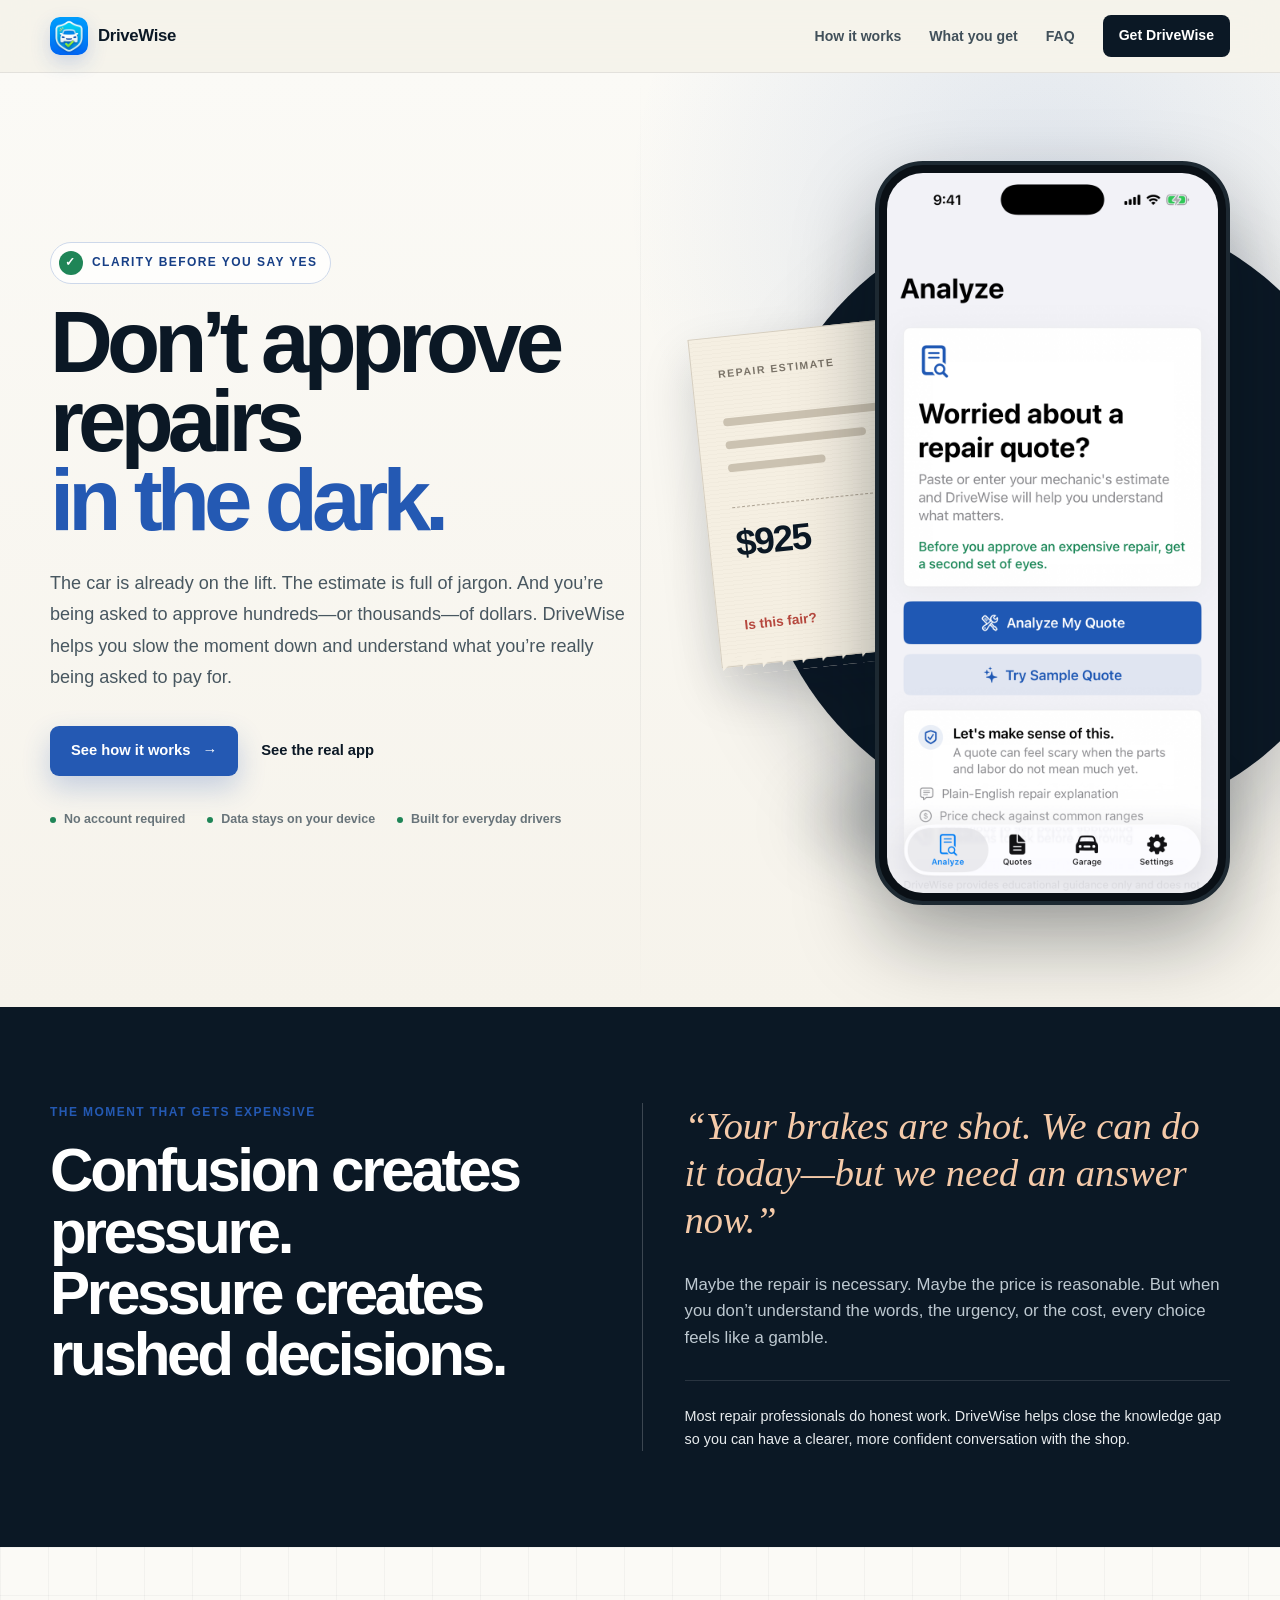
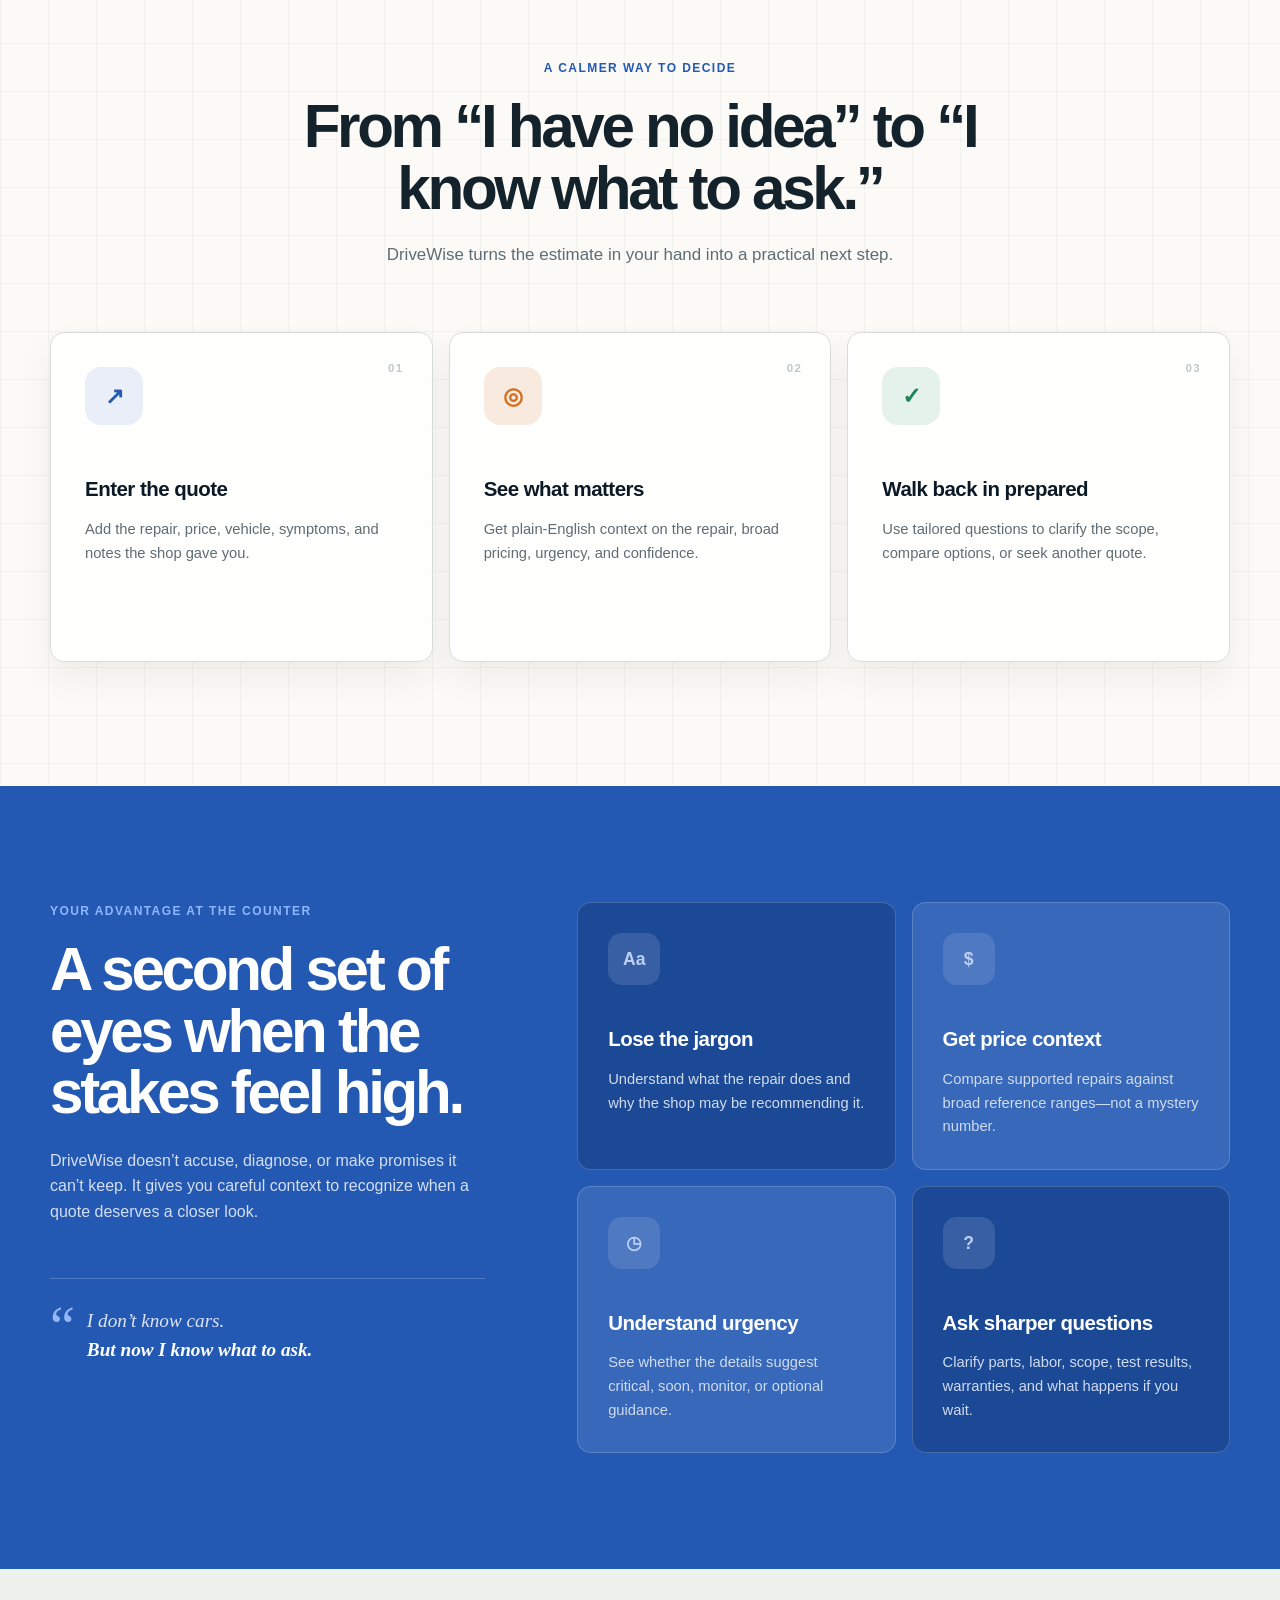
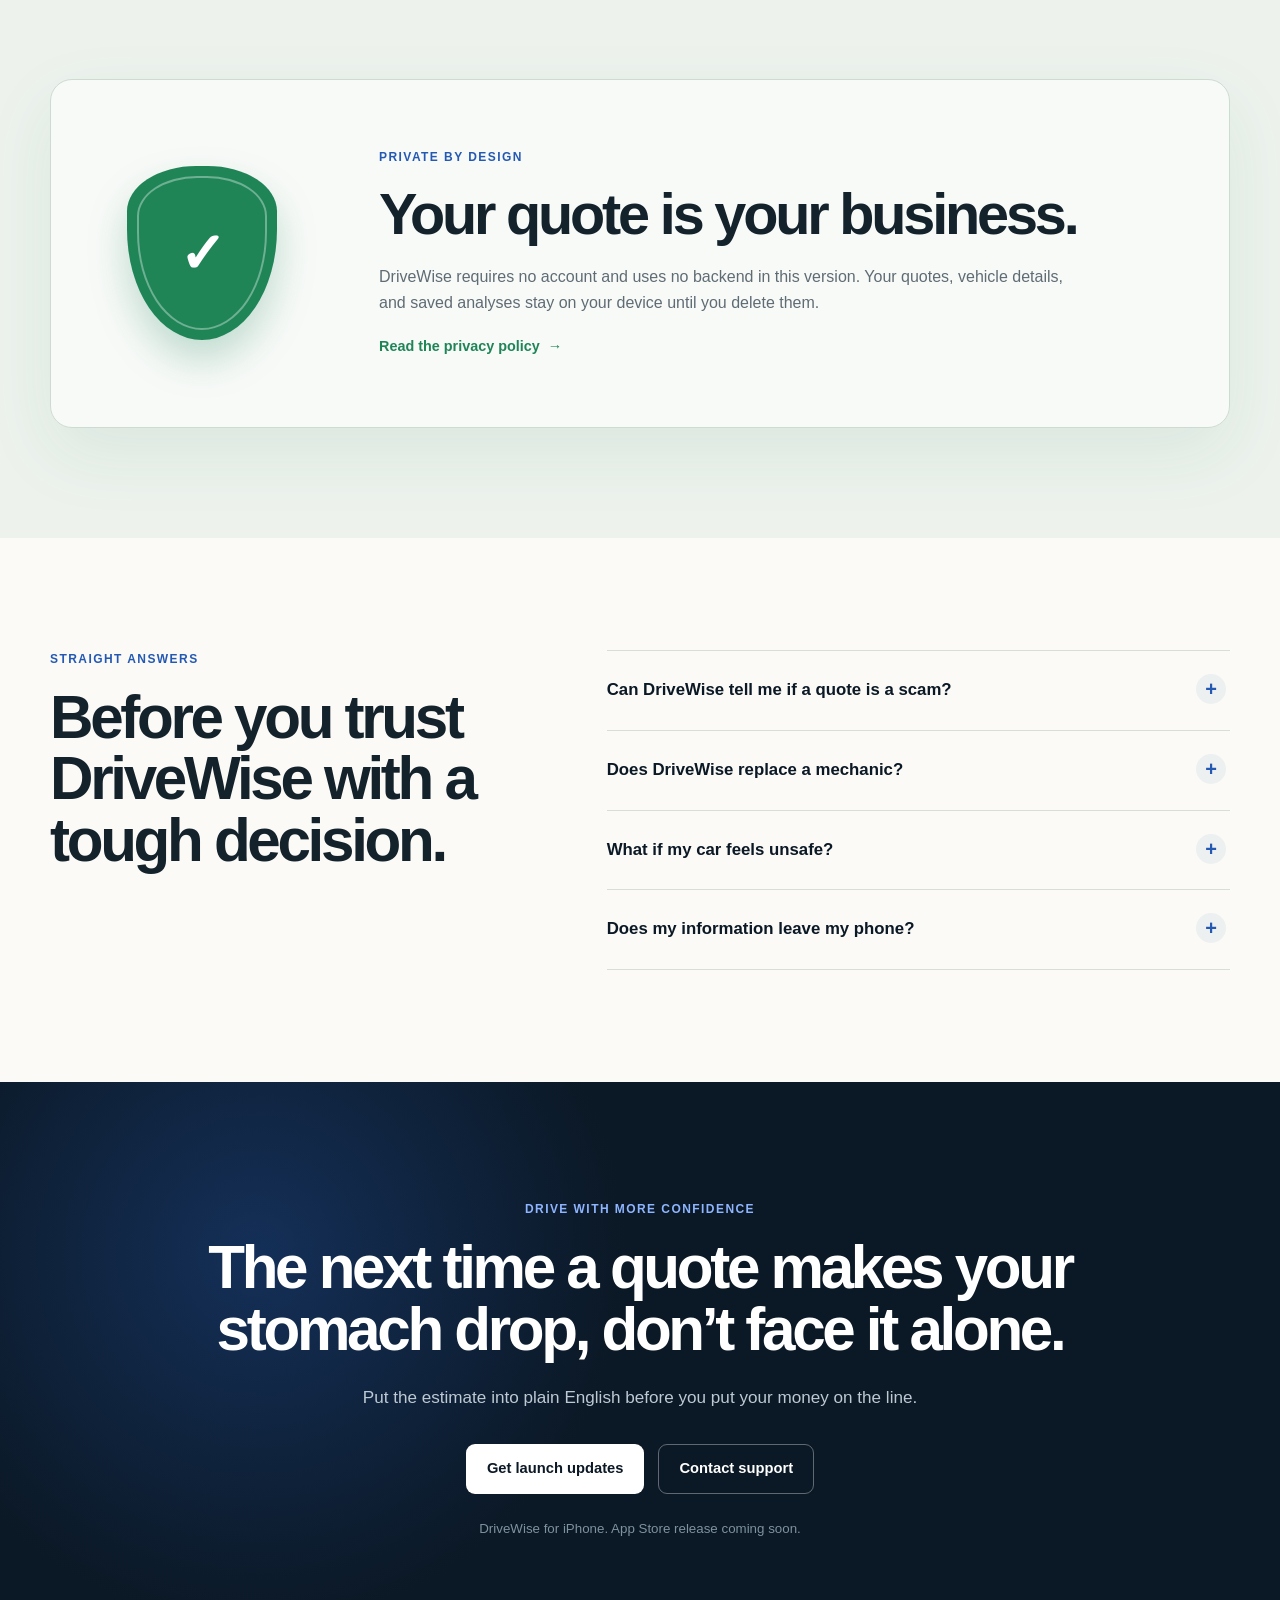
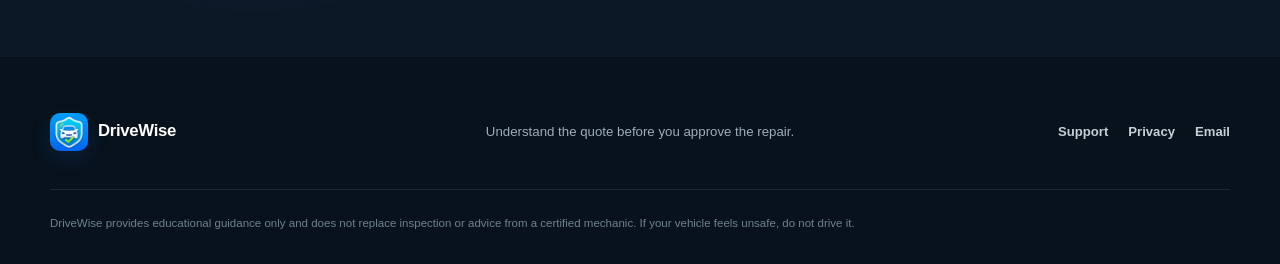
<file: index.html>
<!doctype html>
<html lang="en">
  <head>
    <meta charset="utf-8">
    <meta name="viewport" content="width=device-width, initial-scale=1">
    <title>DriveWise — Understand the Quote Before You Approve</title>
    <meta
      name="description"
      content="DriveWise helps drivers understand mechanic repair quotes with plain-English explanations, broad price context, urgency guidance, and practical questions to ask."
    >
    <meta name="theme-color" content="#0b1825">
    <meta property="og:type" content="website">
    <meta property="og:url" content="https://sahmiabubakar.github.io/drivewise-pages/">
    <meta property="og:title" content="DriveWise — Don’t approve repairs in the dark.">
    <meta
      property="og:description"
      content="Turn a confusing mechanic estimate into clear context before you say yes."
    >
    <meta property="og:image" content="https://sahmiabubakar.github.io/drivewise-pages/og.png">
    <meta property="og:image:alt" content="DriveWise turns a confusing repair estimate into clear guidance.">
    <meta name="twitter:card" content="summary_large_image">
    <meta name="twitter:title" content="DriveWise — Don’t approve repairs in the dark.">
    <meta
      name="twitter:description"
      content="Turn a confusing mechanic estimate into clear context before you say yes."
    >
    <meta name="twitter:image" content="https://sahmiabubakar.github.io/drivewise-pages/og.png">
    <link rel="canonical" href="https://sahmiabubakar.github.io/drivewise-pages/">
    <link rel="icon" href="./app-icon.png">
    <link rel="apple-touch-icon" href="./app-icon.png">
    <link rel="stylesheet" href="./styles.css">
  </head>
  <body class="marketing-page">
    <a class="skip-link" href="#main-content">Skip to content</a>

    <header class="site-header">
      <div class="site-width header-inner">
        <a class="brand" href="./index.html" aria-label="DriveWise home">
          <img class="brand-mark" src="./app-icon.png" alt="">
          <span>DriveWise</span>
        </a>

        <nav class="site-nav" aria-label="Primary navigation">
          <a href="#how-it-works">How it works</a>
          <a href="#what-you-get">What you get</a>
          <a href="#questions">FAQ</a>
          <a class="nav-cta" href="#get-drivewise">Get DriveWise</a>
        </nav>
      </div>
    </header>

    <main id="main-content">
      <section class="marketing-hero">
        <div class="site-width hero-grid">
          <div class="hero-copy">
            <p class="kicker"><span aria-hidden="true">✓</span> Clarity before you say yes</p>
            <h1>Don’t approve repairs <em>in the dark.</em></h1>
            <p class="hero-lede">
              The car is already on the lift. The estimate is full of jargon. And you’re being
              asked to approve hundreds—or thousands—of dollars. DriveWise helps you slow the
              moment down and understand what you’re really being asked to pay for.
            </p>
            <div class="hero-actions">
              <a class="button primary-button" href="#how-it-works">See how it works <span aria-hidden="true">→</span></a>
              <a class="button text-button" href="#app-preview">See the real app</a>
            </div>
            <ul class="trust-list" aria-label="DriveWise privacy highlights">
              <li>No account required</li>
              <li>Data stays on your device</li>
              <li>Built for everyday drivers</li>
            </ul>
          </div>

          <div class="hero-visual" id="app-preview">
            <div class="estimate-slip" aria-hidden="true">
              <span class="slip-label">REPAIR ESTIMATE</span>
              <span class="slip-line long"></span>
              <span class="slip-line medium"></span>
              <span class="slip-line short"></span>
              <span class="slip-total">$925</span>
              <span class="slip-question">Is this fair?</span>
            </div>

            <div class="phone-shell">
              <img
                class="real-app-screenshot"
                src="./app-screenshot.png"
                alt="The real DriveWise Analyze screen showing options to analyze a repair quote or try a sample quote."
              >
            </div>
          </div>
        </div>
      </section>

      <section class="pressure-section" aria-labelledby="pressure-title">
        <div class="site-width pressure-grid">
          <div class="pressure-copy">
            <p class="section-kicker">The moment that gets expensive</p>
            <h2 id="pressure-title">Confusion creates pressure. Pressure creates rushed decisions.</h2>
          </div>
          <div class="pressure-story">
            <blockquote>
              “Your brakes are shot. We can do it today—but we need an answer now.”
            </blockquote>
            <p>
              Maybe the repair is necessary. Maybe the price is reasonable. But when you don’t
              understand the words, the urgency, or the cost, every choice feels like a gamble.
            </p>
            <p class="balanced-note">
              Most repair professionals do honest work. DriveWise helps close the knowledge gap
              so you can have a clearer, more confident conversation with the shop.
            </p>
          </div>
        </div>
      </section>

      <section class="steps-section" id="how-it-works" aria-labelledby="steps-title">
        <div class="site-width">
          <div class="section-heading centered">
            <p class="section-kicker">A calmer way to decide</p>
            <h2 id="steps-title">From “I have no idea” to “I know what to ask.”</h2>
            <p>DriveWise turns the estimate in your hand into a practical next step.</p>
          </div>

          <ol class="steps-grid">
            <li>
              <span class="step-number">01</span>
              <div class="step-icon" aria-hidden="true">↗</div>
              <h3>Enter the quote</h3>
              <p>Add the repair, price, vehicle, symptoms, and notes the shop gave you.</p>
            </li>
            <li>
              <span class="step-number">02</span>
              <div class="step-icon" aria-hidden="true">◎</div>
              <h3>See what matters</h3>
              <p>Get plain-English context on the repair, broad pricing, urgency, and confidence.</p>
            </li>
            <li>
              <span class="step-number">03</span>
              <div class="step-icon" aria-hidden="true">✓</div>
              <h3>Walk back in prepared</h3>
              <p>Use tailored questions to clarify the scope, compare options, or seek another quote.</p>
            </li>
          </ol>
        </div>
      </section>

      <section class="benefits-section" id="what-you-get" aria-labelledby="benefits-title">
        <div class="site-width benefits-layout">
          <div class="benefits-intro">
            <p class="section-kicker light">Your advantage at the counter</p>
            <h2 id="benefits-title">A second set of eyes when the stakes feel high.</h2>
            <p>
              DriveWise doesn’t accuse, diagnose, or make promises it can’t keep. It gives you
              careful context to recognize when a quote deserves a closer look.
            </p>
            <div class="confidence-quote">
              <span aria-hidden="true">“</span>
              <p>I don’t know cars.<br><strong>But now I know what to ask.</strong></p>
            </div>
          </div>

          <div class="benefits-grid">
            <article>
              <span class="benefit-symbol" aria-hidden="true">Aa</span>
              <h3>Lose the jargon</h3>
              <p>Understand what the repair does and why the shop may be recommending it.</p>
            </article>
            <article>
              <span class="benefit-symbol" aria-hidden="true">$</span>
              <h3>Get price context</h3>
              <p>Compare supported repairs against broad reference ranges—not a mystery number.</p>
            </article>
            <article>
              <span class="benefit-symbol" aria-hidden="true">◷</span>
              <h3>Understand urgency</h3>
              <p>See whether the details suggest critical, soon, monitor, or optional guidance.</p>
            </article>
            <article>
              <span class="benefit-symbol" aria-hidden="true">?</span>
              <h3>Ask sharper questions</h3>
              <p>Clarify parts, labor, scope, test results, warranties, and what happens if you wait.</p>
            </article>
          </div>
        </div>
      </section>

      <section class="privacy-section" aria-labelledby="privacy-title">
        <div class="site-width privacy-card">
          <div class="privacy-shield" aria-hidden="true"><span>✓</span></div>
          <div>
            <p class="section-kicker">Private by design</p>
            <h2 id="privacy-title">Your quote is your business.</h2>
            <p>
              DriveWise requires no account and uses no backend in this version. Your quotes,
              vehicle details, and saved analyses stay on your device until you delete them.
            </p>
            <a href="./privacy.html">Read the privacy policy <span aria-hidden="true">→</span></a>
          </div>
        </div>
      </section>

      <section class="faq-section" id="questions" aria-labelledby="faq-title">
        <div class="site-width faq-layout">
          <div class="section-heading">
            <p class="section-kicker">Straight answers</p>
            <h2 id="faq-title">Before you trust DriveWise with a tough decision.</h2>
          </div>

          <div class="faq-list">
            <details>
              <summary>Can DriveWise tell me if a quote is a scam?</summary>
              <p>
                No app can know a shop’s intent. DriveWise can show when a supported quote appears
                high against a broad reference range, explain what the repair means, and suggest
                questions or a second opinion before you approve non-emergency work.
              </p>
            </details>
            <details>
              <summary>Does DriveWise replace a mechanic?</summary>
              <p>
                No. DriveWise provides general educational guidance based on the details you enter.
                It cannot inspect or diagnose your vehicle and does not replace a certified mechanic.
              </p>
            </details>
            <details>
              <summary>What if my car feels unsafe?</summary>
              <p>
                Do not drive it. Ask the shop whether the vehicle should be towed or inspected
                immediately. Safety should always come before comparing prices.
              </p>
            </details>
            <details>
              <summary>Does my information leave my phone?</summary>
              <p>
                Not in this version. DriveWise stores the quotes and vehicle details you enter
                locally on your device and does not require an account.
              </p>
            </details>
          </div>
        </div>
      </section>

      <section class="final-cta" id="get-drivewise" aria-labelledby="cta-title">
        <div class="site-width final-cta-inner">
          <p class="section-kicker light">Drive with more confidence</p>
          <h2 id="cta-title">The next time a quote makes your stomach drop, don’t face it alone.</h2>
          <p>Put the estimate into plain English before you put your money on the line.</p>
          <div class="hero-actions centered-actions">
            <a class="button light-button" href="mailto:drivewisehelp@yahoo.com?subject=DriveWise%20launch%20updates">
              Get launch updates
            </a>
            <a class="button outline-button" href="./support.html">Contact support</a>
          </div>
          <small>DriveWise for iPhone. App Store release coming soon.</small>
        </div>
      </section>
    </main>

    <footer class="site-footer">
      <div class="site-width footer-inner">
        <a class="brand footer-brand" href="./index.html" aria-label="DriveWise home">
          <img class="brand-mark" src="./app-icon.png" alt="">
          <span>DriveWise</span>
        </a>
        <p>Understand the quote before you approve the repair.</p>
        <nav aria-label="Footer navigation">
          <a href="./support.html">Support</a>
          <a href="./privacy.html">Privacy</a>
          <a href="mailto:drivewisehelp@yahoo.com">Email</a>
        </nav>
      </div>
      <div class="site-width legal-line">
        <p>
          DriveWise provides educational guidance only and does not replace inspection or advice
          from a certified mechanic. If your vehicle feels unsafe, do not drive it.
        </p>
      </div>
    </footer>
  </body>
</html>
</file>
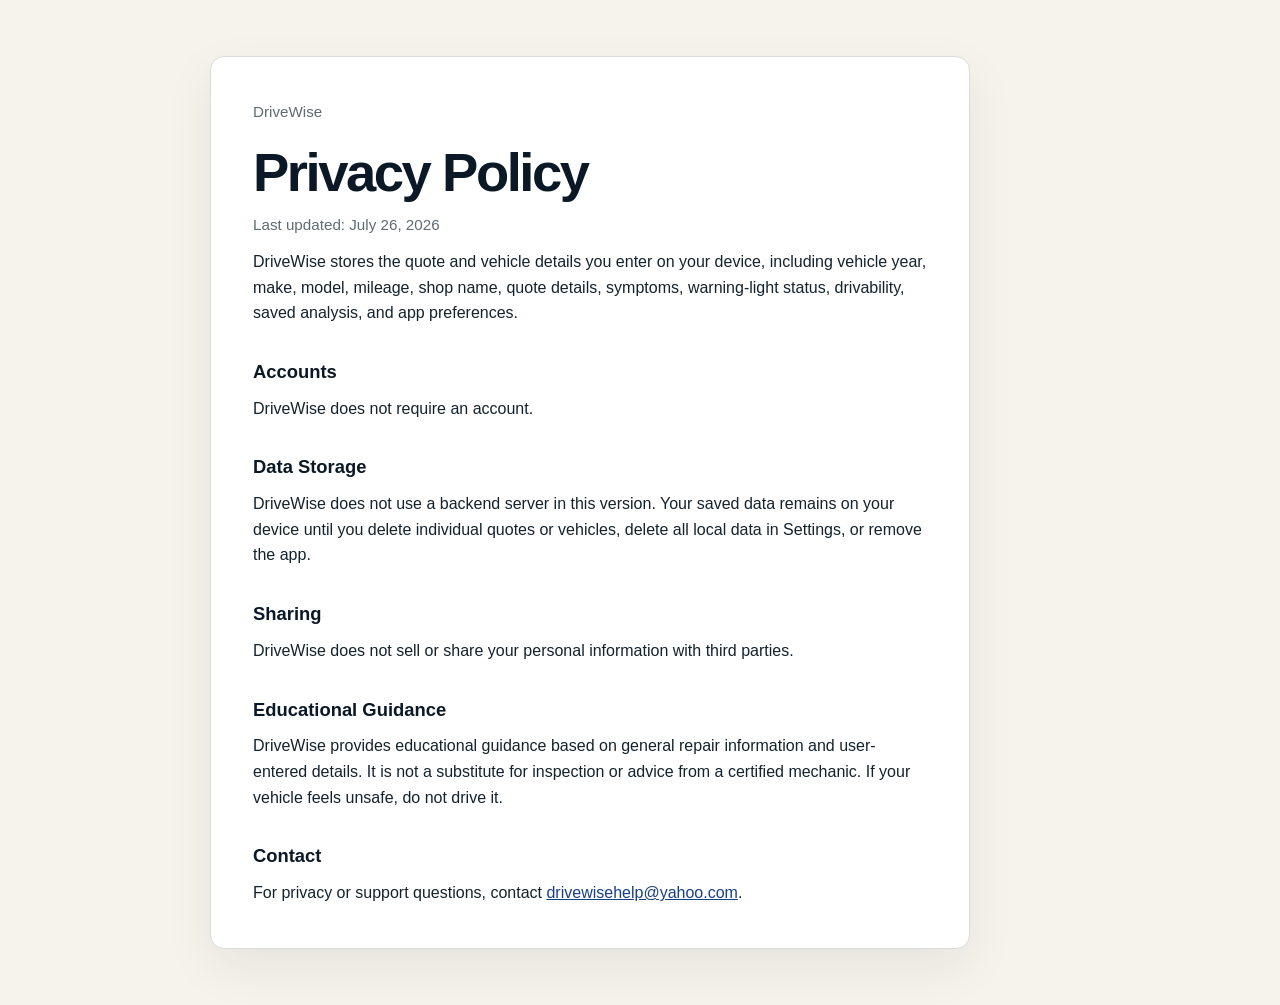
<file: privacy.html>
<!doctype html>
<html lang="en">
  <head>
    <meta charset="utf-8">
    <meta name="viewport" content="width=device-width, initial-scale=1">
    <title>DriveWise Privacy Policy</title>
    <meta name="description" content="Privacy policy for the DriveWise iOS app.">
    <link rel="icon" href="./app-icon.png">
    <link rel="apple-touch-icon" href="./app-icon.png">
    <link rel="stylesheet" href="./styles.css">
  </head>
  <body>
    <main class="shell">
      <article class="document">
        <a class="back" href="./index.html">DriveWise</a>
        <h1>Privacy Policy</h1>
        <p class="updated">Last updated: July 26, 2026</p>

        <p>
          DriveWise stores the quote and vehicle details you enter on your device, including vehicle year,
          make, model, mileage, shop name, quote details, symptoms, warning-light status, drivability,
          saved analysis, and app preferences.
        </p>

        <h2>Accounts</h2>
        <p>DriveWise does not require an account.</p>

        <h2>Data Storage</h2>
        <p>
          DriveWise does not use a backend server in this version. Your saved data remains on your device
          until you delete individual quotes or vehicles, delete all local data in Settings, or remove the app.
        </p>

        <h2>Sharing</h2>
        <p>DriveWise does not sell or share your personal information with third parties.</p>

        <h2>Educational Guidance</h2>
        <p>
          DriveWise provides educational guidance based on general repair information and user-entered details.
          It is not a substitute for inspection or advice from a certified mechanic. If your vehicle feels unsafe,
          do not drive it.
        </p>

        <h2>Contact</h2>
        <p>
          For privacy or support questions, contact
          <a href="mailto:drivewisehelp@yahoo.com">drivewisehelp@yahoo.com</a>.
        </p>
      </article>
    </main>
  </body>
</html>
</file>
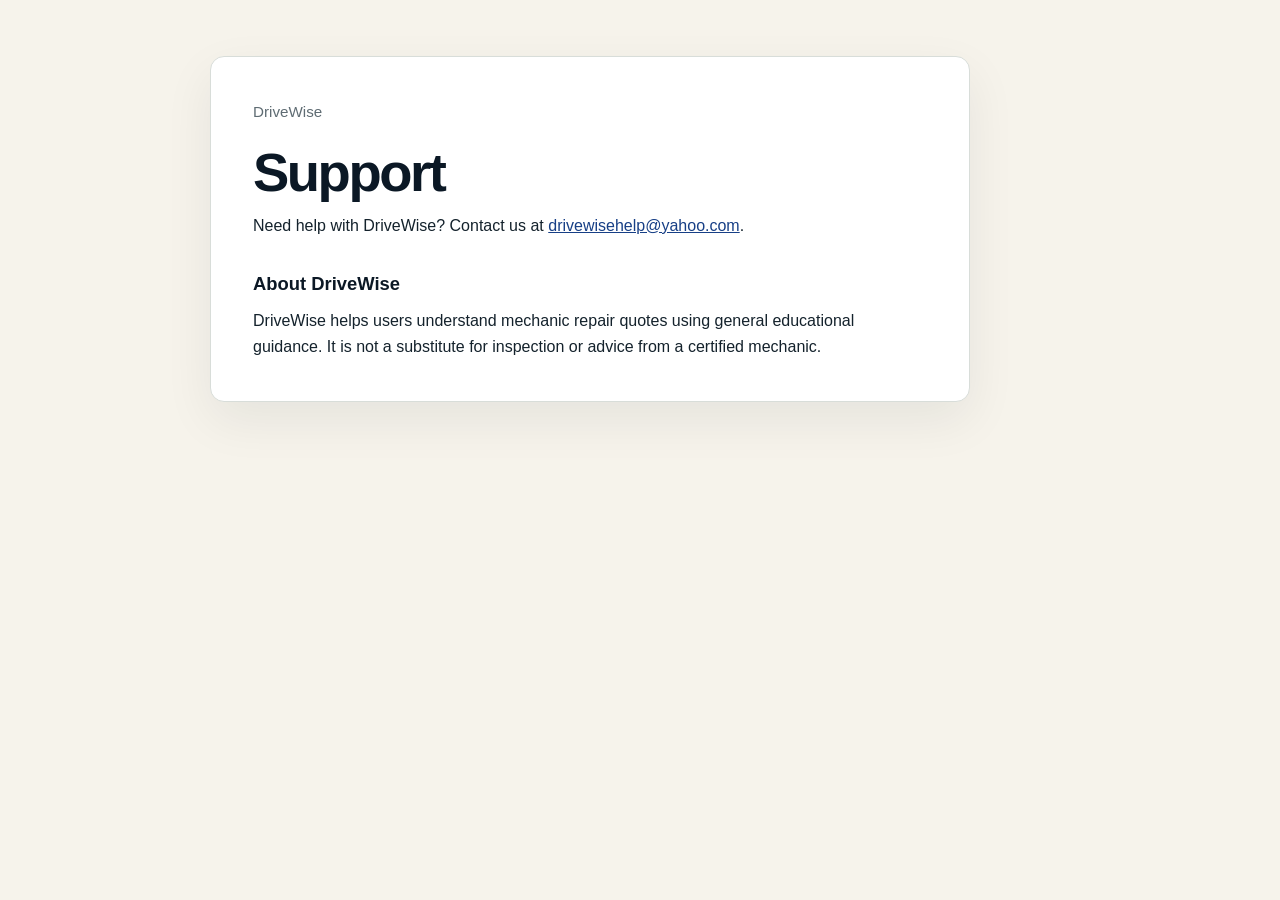
<file: support.html>
<!doctype html>
<html lang="en">
  <head>
    <meta charset="utf-8">
    <meta name="viewport" content="width=device-width, initial-scale=1">
    <title>DriveWise Support</title>
    <meta name="description" content="Support information for the DriveWise iOS app.">
    <link rel="icon" href="./app-icon.png">
    <link rel="apple-touch-icon" href="./app-icon.png">
    <link rel="stylesheet" href="./styles.css">
  </head>
  <body>
    <main class="shell">
      <article class="document">
        <a class="back" href="./index.html">DriveWise</a>
        <h1>Support</h1>
        <p>
          Need help with DriveWise? Contact us at
          <a href="mailto:drivewisehelp@yahoo.com">drivewisehelp@yahoo.com</a>.
        </p>

        <h2>About DriveWise</h2>
        <p>
          DriveWise helps users understand mechanic repair quotes using general educational guidance.
          It is not a substitute for inspection or advice from a certified mechanic.
        </p>
      </article>
    </main>
  </body>
</html>
</file>
<file: styles.css>
:root {
  color-scheme: light;
  --navy: #0b1825;
  --navy-soft: #11273a;
  --ink: #14222c;
  --muted: #5f6c73;
  --cream: #f6f3eb;
  --cream-deep: #ece7dc;
  --white: #ffffff;
  --line: #d8ddd9;
  --blue: #2459b3;
  --blue-dark: #173f86;
  --green: #1f8557;
  --green-soft: #e5f2eb;
  --orange: #d46e21;
  --orange-soft: #f8eade;
  --red: #b6483e;
  --shadow: 0 24px 70px rgba(11, 24, 37, 0.15);
}

* {
  box-sizing: border-box;
}

html {
  scroll-behavior: smooth;
}

body {
  margin: 0;
  min-height: 100vh;
  background: var(--cream);
  color: var(--ink);
  font-family: -apple-system, BlinkMacSystemFont, "Segoe UI", sans-serif;
  line-height: 1.6;
  -webkit-font-smoothing: antialiased;
}

body.marketing-page {
  overflow-x: hidden;
}

a {
  color: var(--blue-dark);
}

button,
a {
  -webkit-tap-highlight-color: transparent;
}

a:focus-visible,
summary:focus-visible {
  outline: 3px solid rgba(36, 89, 179, 0.45);
  outline-offset: 4px;
  border-radius: 4px;
}

.skip-link {
  position: fixed;
  z-index: 100;
  top: 10px;
  left: 10px;
  transform: translateY(-150%);
  padding: 10px 14px;
  border-radius: 6px;
  background: var(--white);
  color: var(--ink);
  font-weight: 700;
  text-decoration: none;
}

.skip-link:focus {
  transform: translateY(0);
}

.site-width {
  width: min(1180px, calc(100% - 48px));
  margin: 0 auto;
}

.site-header {
  position: sticky;
  z-index: 50;
  top: 0;
  border-bottom: 1px solid rgba(11, 24, 37, 0.08);
  background: rgba(246, 243, 235, 0.9);
  backdrop-filter: blur(18px);
  -webkit-backdrop-filter: blur(18px);
}

.header-inner {
  display: flex;
  align-items: center;
  justify-content: space-between;
  min-height: 72px;
}

.brand {
  display: inline-flex;
  align-items: center;
  gap: 10px;
  color: var(--navy);
  font-size: 1.05rem;
  font-weight: 800;
  letter-spacing: -0.02em;
  text-decoration: none;
}

.brand-mark {
  display: block;
  width: 38px;
  height: 38px;
  border-radius: 10px;
  object-fit: cover;
  box-shadow: 0 8px 20px rgba(36, 89, 179, 0.2);
}

.site-nav {
  display: flex;
  align-items: center;
  gap: 28px;
}

.site-nav a {
  color: #41505a;
  font-size: 0.88rem;
  font-weight: 700;
  text-decoration: none;
}

.site-nav a:hover {
  color: var(--blue);
}

.site-nav .nav-cta {
  min-height: 42px;
  padding: 9px 16px;
  border-radius: 8px;
  background: var(--navy);
  color: var(--white);
}

.marketing-hero {
  position: relative;
  padding: 88px 0 96px;
  overflow: hidden;
  background:
    radial-gradient(circle at 82% 14%, rgba(36, 89, 179, 0.13), transparent 32%),
    linear-gradient(180deg, #fbfaf6 0%, var(--cream) 100%);
}

.marketing-hero::before {
  position: absolute;
  top: 0;
  left: 50%;
  width: 1px;
  height: 100%;
  background: linear-gradient(transparent, rgba(11, 24, 37, 0.08), transparent);
  content: "";
}

.hero-grid {
  display: grid;
  grid-template-columns: minmax(0, 1.05fr) minmax(450px, 0.95fr);
  align-items: center;
  gap: 72px;
}

.hero-copy {
  position: relative;
  z-index: 2;
}

.kicker,
.section-kicker {
  margin: 0 0 18px;
  color: var(--blue);
  font-size: 0.75rem;
  font-weight: 900;
  letter-spacing: 0.12em;
  text-transform: uppercase;
}

.kicker {
  display: inline-flex;
  align-items: center;
  gap: 9px;
  padding: 8px 12px 8px 8px;
  border: 1px solid #cdd8ea;
  border-radius: 999px;
  background: rgba(255, 255, 255, 0.72);
  color: var(--blue-dark);
}

.kicker span {
  display: inline-grid;
  width: 24px;
  height: 24px;
  place-items: center;
  border-radius: 50%;
  background: var(--green);
  color: var(--white);
  font-size: 0.78rem;
}

h1,
h2,
h3,
p {
  overflow-wrap: break-word;
}

h1 {
  max-width: 720px;
  margin: 0;
  color: var(--navy);
  font-size: clamp(3.7rem, 6.8vw, 6.7rem);
  font-weight: 850;
  letter-spacing: -0.068em;
  line-height: 0.91;
}

h1 em {
  display: block;
  color: var(--blue);
  font-style: normal;
}

.hero-lede {
  max-width: 640px;
  margin: 28px 0 0;
  color: #485760;
  font-size: 1.13rem;
  line-height: 1.75;
}

.hero-actions {
  display: flex;
  flex-wrap: wrap;
  align-items: center;
  gap: 14px;
  margin-top: 32px;
}

.button {
  display: inline-flex;
  align-items: center;
  justify-content: center;
  min-height: 50px;
  padding: 0 20px;
  border: 1px solid transparent;
  border-radius: 9px;
  font-size: 0.92rem;
  font-weight: 800;
  text-decoration: none;
  transition: transform 160ms ease, box-shadow 160ms ease, background 160ms ease;
}

.button:hover {
  transform: translateY(-2px);
}

.primary-button {
  gap: 12px;
  background: var(--blue);
  color: var(--white);
  box-shadow: 0 12px 28px rgba(36, 89, 179, 0.24);
}

.primary-button:hover {
  background: var(--blue-dark);
  box-shadow: 0 15px 34px rgba(36, 89, 179, 0.28);
}

.text-button {
  padding-right: 8px;
  padding-left: 8px;
  color: var(--navy);
}

.trust-list {
  display: flex;
  flex-wrap: wrap;
  gap: 12px 22px;
  margin: 34px 0 0;
  padding: 0;
  color: #68747a;
  font-size: 0.78rem;
  font-weight: 700;
  list-style: none;
}

.trust-list li {
  display: inline-flex;
  align-items: center;
  gap: 8px;
}

.trust-list li::before {
  width: 6px;
  height: 6px;
  border-radius: 50%;
  background: var(--green);
  content: "";
}

.hero-visual {
  position: relative;
  min-height: 750px;
  scroll-margin-top: 90px;
}

.hero-visual::before {
  position: absolute;
  top: 6%;
  right: -28%;
  width: 620px;
  height: 620px;
  border-radius: 50%;
  background: var(--navy);
  box-shadow: 0 40px 90px rgba(11, 24, 37, 0.18);
  content: "";
}

.hero-visual::after {
  position: absolute;
  z-index: 0;
  right: 4%;
  bottom: 6%;
  width: 76%;
  height: 12%;
  border-radius: 50%;
  background: rgba(11, 24, 37, 0.22);
  filter: blur(30px);
  content: "";
}

.estimate-slip {
  position: absolute;
  z-index: 1;
  top: 22%;
  left: 0;
  display: flex;
  width: 250px;
  min-height: 330px;
  flex-direction: column;
  padding: 28px 26px;
  border: 1px solid #d5cec0;
  background:
    repeating-linear-gradient(0deg, rgba(79, 66, 45, 0.025) 0 1px, transparent 1px 4px),
    #f5efe2;
  color: #544f47;
  box-shadow: 0 24px 50px rgba(11, 24, 37, 0.18);
  transform: rotate(-6deg);
}

.estimate-slip::after {
  position: absolute;
  right: 0;
  bottom: -10px;
  left: 0;
  height: 20px;
  background: linear-gradient(135deg, #f5efe2 10px, transparent 0) 0 0/20px 20px repeat-x;
  content: "";
}

.slip-label {
  margin-bottom: 36px;
  color: #7a7368;
  font-size: 0.66rem;
  font-weight: 900;
  letter-spacing: 0.14em;
}

.slip-line {
  display: block;
  height: 8px;
  margin-bottom: 15px;
  border-radius: 999px;
  background: #cbc2b1;
}

.slip-line.long {
  width: 92%;
}

.slip-line.medium {
  width: 72%;
}

.slip-line.short {
  width: 50%;
}

.slip-total {
  margin-top: 20px;
  padding-top: 18px;
  border-top: 1px dashed #aea494;
  color: var(--navy);
  font: 800 2.3rem/1 -apple-system, BlinkMacSystemFont, "Segoe UI", sans-serif;
  letter-spacing: -0.05em;
}

.slip-question {
  margin-top: auto;
  color: var(--red);
  font-size: 0.85rem;
  font-weight: 800;
}

.phone-shell {
  position: absolute;
  z-index: 2;
  top: 0;
  right: 0;
  width: 355px;
  padding: 8px;
  border: 4px solid #1d2932;
  border-radius: 48px;
  background: #0a1016;
  box-shadow: 0 36px 80px rgba(6, 13, 20, 0.35);
  overflow: hidden;
}

.real-app-screenshot {
  display: block;
  width: 100%;
  height: auto;
  border-radius: 36px;
}

.pressure-section,
.steps-section,
.benefits-section,
.privacy-section,
.faq-section,
.final-cta {
  scroll-margin-top: 72px;
}

.pressure-section {
  padding: 96px 0;
  background: var(--navy);
  color: var(--white);
}

.pressure-grid {
  display: grid;
  grid-template-columns: 0.9fr 1.1fr;
  gap: 110px;
}

.pressure-copy h2,
.section-heading h2,
.benefits-intro h2,
.privacy-card h2,
.final-cta h2 {
  margin: 0;
  font-size: clamp(2.4rem, 4.7vw, 4.7rem);
  font-weight: 830;
  letter-spacing: -0.055em;
  line-height: 1.02;
}

.pressure-copy h2 {
  max-width: 530px;
}

.pressure-story {
  padding-left: 42px;
  border-left: 1px solid rgba(255, 255, 255, 0.2);
}

.pressure-story blockquote {
  margin: 0 0 28px;
  color: #f5caa9;
  font-family: Georgia, "Times New Roman", serif;
  font-size: clamp(1.75rem, 3vw, 2.7rem);
  font-style: italic;
  line-height: 1.22;
}

.pressure-story > p {
  max-width: 620px;
  margin: 16px 0 0;
  color: #bdc8d0;
  font-size: 1.05rem;
}

.pressure-story .balanced-note {
  margin-top: 28px;
  padding-top: 24px;
  border-top: 1px solid rgba(255, 255, 255, 0.12);
  color: #e8ecef;
  font-size: 0.9rem;
}

.section-kicker.light {
  color: #8eb5ff;
}

.steps-section {
  padding: 112px 0 124px;
  background:
    linear-gradient(rgba(11, 24, 37, 0.035) 1px, transparent 1px),
    linear-gradient(90deg, rgba(11, 24, 37, 0.035) 1px, transparent 1px),
    #fbfaf6;
  background-size: 48px 48px;
}

.section-heading {
  max-width: 770px;
}

.section-heading.centered {
  margin: 0 auto;
  text-align: center;
}

.section-heading > p:last-child {
  max-width: 620px;
  margin: 22px auto 0;
  color: var(--muted);
  font-size: 1.06rem;
}

.steps-grid {
  display: grid;
  grid-template-columns: repeat(3, 1fr);
  gap: 16px;
  margin: 64px 0 0;
  padding: 0;
  list-style: none;
}

.steps-grid li {
  position: relative;
  min-height: 330px;
  padding: 34px;
  border: 1px solid var(--line);
  border-radius: 14px;
  background: rgba(255, 255, 255, 0.92);
  box-shadow: 0 16px 34px rgba(11, 24, 37, 0.055);
}

.step-number {
  position: absolute;
  top: 26px;
  right: 28px;
  color: #c0c8cb;
  font-size: 0.72rem;
  font-weight: 900;
  letter-spacing: 0.12em;
}

.step-icon {
  display: grid;
  width: 58px;
  height: 58px;
  margin-bottom: 48px;
  place-items: center;
  border-radius: 16px;
  background: #e9eef8;
  color: var(--blue);
  font-size: 1.45rem;
  font-weight: 900;
}

.steps-grid li:nth-child(2) .step-icon {
  background: var(--orange-soft);
  color: var(--orange);
}

.steps-grid li:nth-child(3) .step-icon {
  background: var(--green-soft);
  color: var(--green);
}

.steps-grid h3,
.benefits-grid h3 {
  margin: 0;
  color: var(--navy);
  font-size: 1.28rem;
  letter-spacing: -0.025em;
}

.steps-grid p,
.benefits-grid p {
  margin: 12px 0 0;
  color: var(--muted);
  font-size: 0.92rem;
}

.benefits-section {
  padding: 116px 0;
  background: var(--blue);
  color: var(--white);
}

.benefits-layout {
  display: grid;
  grid-template-columns: 0.8fr 1.2fr;
  gap: 92px;
  align-items: start;
}

.benefits-intro {
  position: sticky;
  top: 112px;
}

.benefits-intro h2 {
  max-width: 500px;
}

.benefits-intro > p:not(.section-kicker) {
  margin: 24px 0 0;
  color: #d4def0;
}

.confidence-quote {
  display: flex;
  gap: 12px;
  margin-top: 54px;
  padding-top: 28px;
  border-top: 1px solid rgba(255, 255, 255, 0.2);
}

.confidence-quote > span {
  color: #95b6f4;
  font-family: Georgia, serif;
  font-size: 3.5rem;
  line-height: 0.7;
}

.confidence-quote p {
  margin: 0;
  color: #dce5f5;
  font-family: Georgia, serif;
  font-size: 1.2rem;
  font-style: italic;
  line-height: 1.5;
}

.confidence-quote strong {
  color: var(--white);
  font-weight: 700;
}

.benefits-grid {
  display: grid;
  grid-template-columns: 1fr 1fr;
  gap: 16px;
}

.benefits-grid article {
  min-height: 260px;
  padding: 30px;
  border: 1px solid rgba(255, 255, 255, 0.18);
  border-radius: 14px;
  background: rgba(9, 33, 78, 0.28);
}

.benefits-grid article:nth-child(2),
.benefits-grid article:nth-child(3) {
  background: rgba(255, 255, 255, 0.09);
}

.benefit-symbol {
  display: grid;
  width: 52px;
  height: 52px;
  margin-bottom: 38px;
  place-items: center;
  border-radius: 14px;
  background: rgba(255, 255, 255, 0.12);
  color: #bcd0f7;
  font-size: 1.1rem;
  font-weight: 850;
}

.benefits-grid h3 {
  color: var(--white);
}

.benefits-grid p {
  color: #cfdbef;
}

.privacy-section {
  padding: 110px 0;
  background: #edf2ed;
}

.privacy-card {
  display: grid;
  grid-template-columns: 190px 1fr;
  gap: 62px;
  align-items: center;
  padding: 68px 76px;
  border: 1px solid #cedbd2;
  border-radius: 22px;
  background: rgba(255, 255, 255, 0.65);
  box-shadow: 0 25px 70px rgba(31, 133, 87, 0.09);
}

.privacy-shield {
  position: relative;
  display: grid;
  width: 150px;
  height: 174px;
  place-items: center;
  border-radius: 48% 48% 52% 52% / 27% 27% 66% 66%;
  background: var(--green);
  box-shadow: 0 20px 38px rgba(31, 133, 87, 0.26);
}

.privacy-shield::before {
  position: absolute;
  inset: 10px;
  border: 2px solid rgba(255, 255, 255, 0.35);
  border-radius: inherit;
  content: "";
}

.privacy-shield span {
  color: var(--white);
  font-size: 3.5rem;
  font-weight: 800;
}

.privacy-card h2 {
  font-size: clamp(2.4rem, 4.5vw, 4.2rem);
}

.privacy-card p:not(.section-kicker) {
  max-width: 690px;
  margin: 20px 0 0;
  color: var(--muted);
}

.privacy-card a {
  display: inline-flex;
  gap: 8px;
  margin-top: 20px;
  color: var(--green);
  font-size: 0.9rem;
  font-weight: 800;
  text-decoration: none;
}

.faq-section {
  padding: 112px 0;
  background: #fbfaf6;
}

.faq-layout {
  display: grid;
  grid-template-columns: 0.85fr 1.15fr;
  gap: 96px;
  align-items: start;
}

.faq-layout .section-heading {
  position: sticky;
  top: 112px;
}

.faq-list {
  border-top: 1px solid var(--line);
}

.faq-list details {
  border-bottom: 1px solid var(--line);
}

.faq-list summary {
  position: relative;
  padding: 26px 48px 26px 0;
  color: var(--navy);
  cursor: pointer;
  font-size: 1.05rem;
  font-weight: 800;
  list-style: none;
}

.faq-list summary::-webkit-details-marker {
  display: none;
}

.faq-list summary::after {
  position: absolute;
  top: 23px;
  right: 4px;
  display: grid;
  width: 30px;
  height: 30px;
  place-items: center;
  border-radius: 50%;
  background: #edf0f0;
  color: var(--blue);
  content: "+";
  font-size: 1.25rem;
  line-height: 1;
}

.faq-list details[open] summary::after {
  content: "–";
}

.faq-list details p {
  max-width: 650px;
  margin: -6px 0 26px;
  color: var(--muted);
  font-size: 0.94rem;
}

.final-cta {
  padding: 118px 0;
  background:
    radial-gradient(circle at 20% 30%, rgba(36, 89, 179, 0.36), transparent 34%),
    var(--navy);
  color: var(--white);
  text-align: center;
}

.final-cta-inner {
  display: flex;
  flex-direction: column;
  align-items: center;
}

.final-cta h2 {
  max-width: 900px;
}

.final-cta p:not(.section-kicker) {
  max-width: 620px;
  margin: 24px 0 0;
  color: #bdc9d3;
  font-size: 1.07rem;
}

.centered-actions {
  justify-content: center;
}

.light-button {
  background: var(--white);
  color: var(--navy);
}

.outline-button {
  border-color: rgba(255, 255, 255, 0.35);
  color: var(--white);
}

.final-cta small {
  margin-top: 24px;
  color: #7f929f;
}

.site-footer {
  padding: 56px 0 32px;
  background: #07121c;
  color: #9fadb8;
}

.footer-inner {
  display: grid;
  grid-template-columns: 1fr 1.4fr 1fr;
  align-items: center;
  gap: 32px;
}

.footer-brand {
  color: var(--white);
}

.footer-inner p {
  margin: 0;
  text-align: center;
  font-size: 0.83rem;
}

.footer-inner nav {
  display: flex;
  justify-content: flex-end;
  gap: 20px;
}

.footer-inner nav a {
  color: #c5cfd6;
  font-size: 0.82rem;
  font-weight: 700;
  text-decoration: none;
}

.legal-line {
  margin-top: 38px;
  padding-top: 24px;
  border-top: 1px solid rgba(255, 255, 255, 0.09);
}

.legal-line p {
  max-width: 900px;
  margin: 0;
  color: #6f828f;
  font-size: 0.72rem;
}

/* Support and privacy documents */
.shell {
  width: min(860px, calc(100% - 32px));
  margin: 0 auto;
  padding: 56px 0;
}

.document {
  max-width: 760px;
  padding: 42px;
  border: 1px solid var(--line);
  border-radius: 14px;
  background: var(--white);
  box-shadow: 0 18px 50px rgba(11, 24, 37, 0.07);
}

.document h1 {
  margin: 0;
  color: var(--navy);
  font-size: clamp(2.1rem, 5vw, 3.4rem);
  letter-spacing: -0.045em;
  line-height: 1;
}

.document h2 {
  margin: 34px 0 8px;
  color: var(--navy);
  font-size: 1.15rem;
  line-height: 1.3;
}

.document p {
  margin: 12px 0 0;
}

.updated,
.back {
  color: var(--muted);
  font-size: 0.95rem;
}

.back {
  display: inline-block;
  margin-bottom: 22px;
  text-decoration: none;
}

@media (max-width: 1040px) {
  .hero-grid {
    grid-template-columns: 1fr;
    gap: 56px;
  }

  .hero-copy {
    max-width: 800px;
  }

  .hero-visual {
    width: min(100%, 620px);
    margin: 0 auto;
  }

  .marketing-hero::before {
    display: none;
  }

  .pressure-grid,
  .benefits-layout,
  .faq-layout {
    gap: 56px;
  }
}

@media (max-width: 820px) {
  .site-width {
    width: min(100% - 32px, 1180px);
  }

  .site-nav a:not(.nav-cta) {
    display: none;
  }

  .marketing-hero {
    padding: 64px 0 76px;
  }

  h1 {
    font-size: clamp(3.2rem, 12vw, 5.6rem);
  }

  .pressure-grid,
  .benefits-layout,
  .faq-layout {
    grid-template-columns: 1fr;
  }

  .pressure-story {
    padding: 32px 0 0;
    border-top: 1px solid rgba(255, 255, 255, 0.2);
    border-left: 0;
  }

  .steps-grid {
    grid-template-columns: 1fr;
  }

  .steps-grid li {
    min-height: auto;
  }

  .step-icon {
    margin-bottom: 34px;
  }

  .benefits-intro,
  .faq-layout .section-heading {
    position: static;
  }

  .privacy-card {
    grid-template-columns: 130px 1fr;
    gap: 40px;
    padding: 50px;
  }

  .privacy-shield {
    width: 120px;
    height: 140px;
  }

  .footer-inner {
    grid-template-columns: 1fr;
    justify-items: start;
  }

  .footer-inner p {
    text-align: left;
  }

  .footer-inner nav {
    justify-content: flex-start;
  }
}

@media (max-width: 560px) {
  .site-width {
    width: min(100% - 24px, 1180px);
  }

  .header-inner {
    min-height: 64px;
  }

  .brand-mark {
    width: 35px;
    height: 35px;
  }

  .site-nav .nav-cta {
    min-height: 40px;
    padding: 8px 12px;
    font-size: 0.78rem;
  }

  .marketing-hero {
    padding-top: 48px;
  }

  h1 {
    font-size: clamp(3.05rem, 16vw, 4.3rem);
  }

  .hero-lede {
    font-size: 1rem;
  }

  .hero-actions {
    align-items: stretch;
    flex-direction: column;
  }

  .hero-actions .button {
    width: 100%;
  }

  .trust-list {
    align-items: flex-start;
    flex-direction: column;
  }

  .hero-visual {
    min-height: 670px;
  }

  .hero-visual::before {
    top: 8%;
    right: -50%;
    width: 500px;
    height: 500px;
  }

  .phone-shell {
    right: -16px;
    width: 310px;
    border-radius: 42px;
  }

  .real-app-screenshot {
    border-radius: 31px;
  }

  .estimate-slip {
    top: 29%;
    left: -24px;
    width: 185px;
    min-height: 270px;
    padding: 22px 20px;
  }

  .slip-total {
    font-size: 1.8rem;
  }

  .pressure-section,
  .steps-section,
  .benefits-section,
  .privacy-section,
  .faq-section,
  .final-cta {
    padding-top: 82px;
    padding-bottom: 82px;
  }

  .pressure-copy h2,
  .section-heading h2,
  .benefits-intro h2,
  .privacy-card h2,
  .final-cta h2 {
    font-size: clamp(2.35rem, 11vw, 3.2rem);
  }

  .steps-grid {
    margin-top: 44px;
  }

  .steps-grid li,
  .benefits-grid article {
    padding: 26px;
  }

  .benefits-grid {
    grid-template-columns: 1fr;
  }

  .benefits-grid article {
    min-height: auto;
  }

  .benefit-symbol {
    margin-bottom: 28px;
  }

  .privacy-card {
    grid-template-columns: 1fr;
    gap: 36px;
    padding: 34px 26px;
  }

  .privacy-shield {
    width: 90px;
    height: 105px;
  }

  .privacy-shield span {
    font-size: 2.6rem;
  }

  .centered-actions {
    width: 100%;
  }

  .shell {
    width: min(100% - 24px, 860px);
    padding: 24px 0;
  }

  .document {
    padding: 26px 22px;
  }
}

@media (prefers-reduced-motion: reduce) {
  html {
    scroll-behavior: auto;
  }

  .button {
    transition: none;
  }
}
</file>
